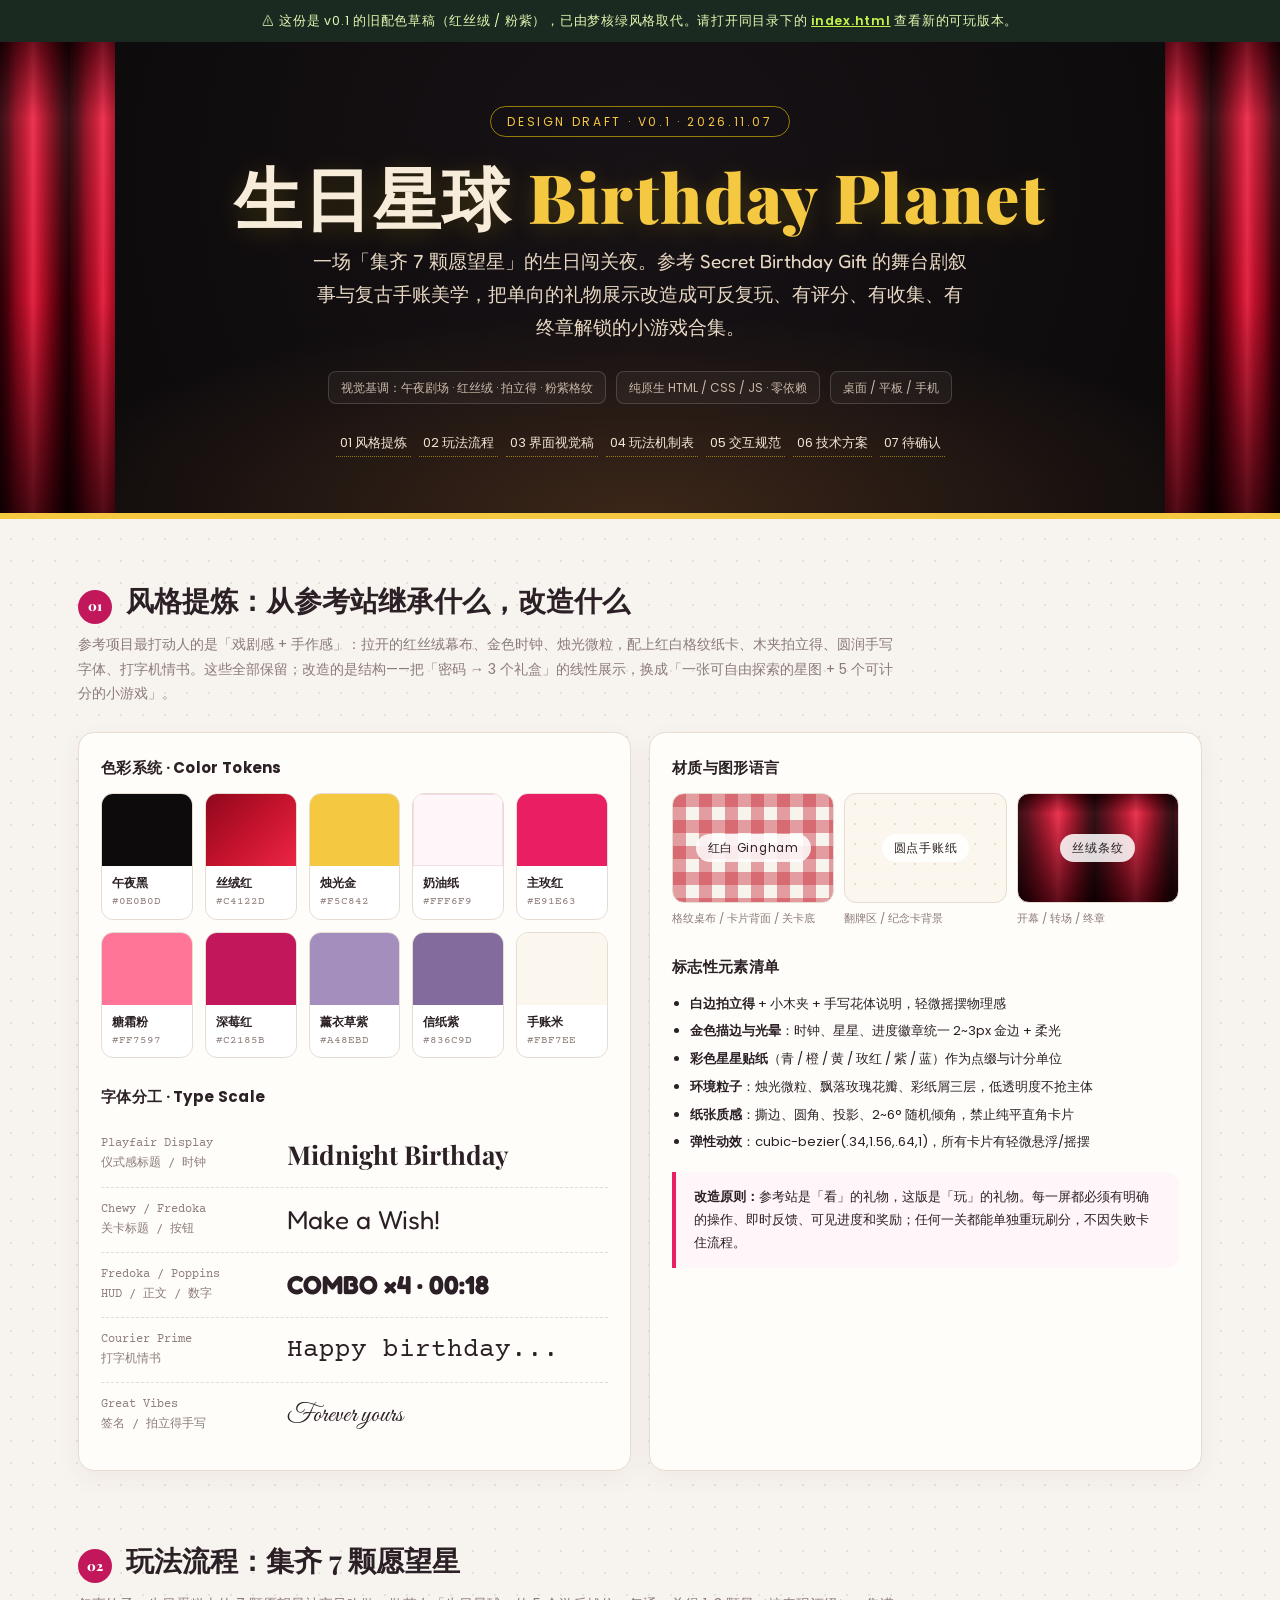
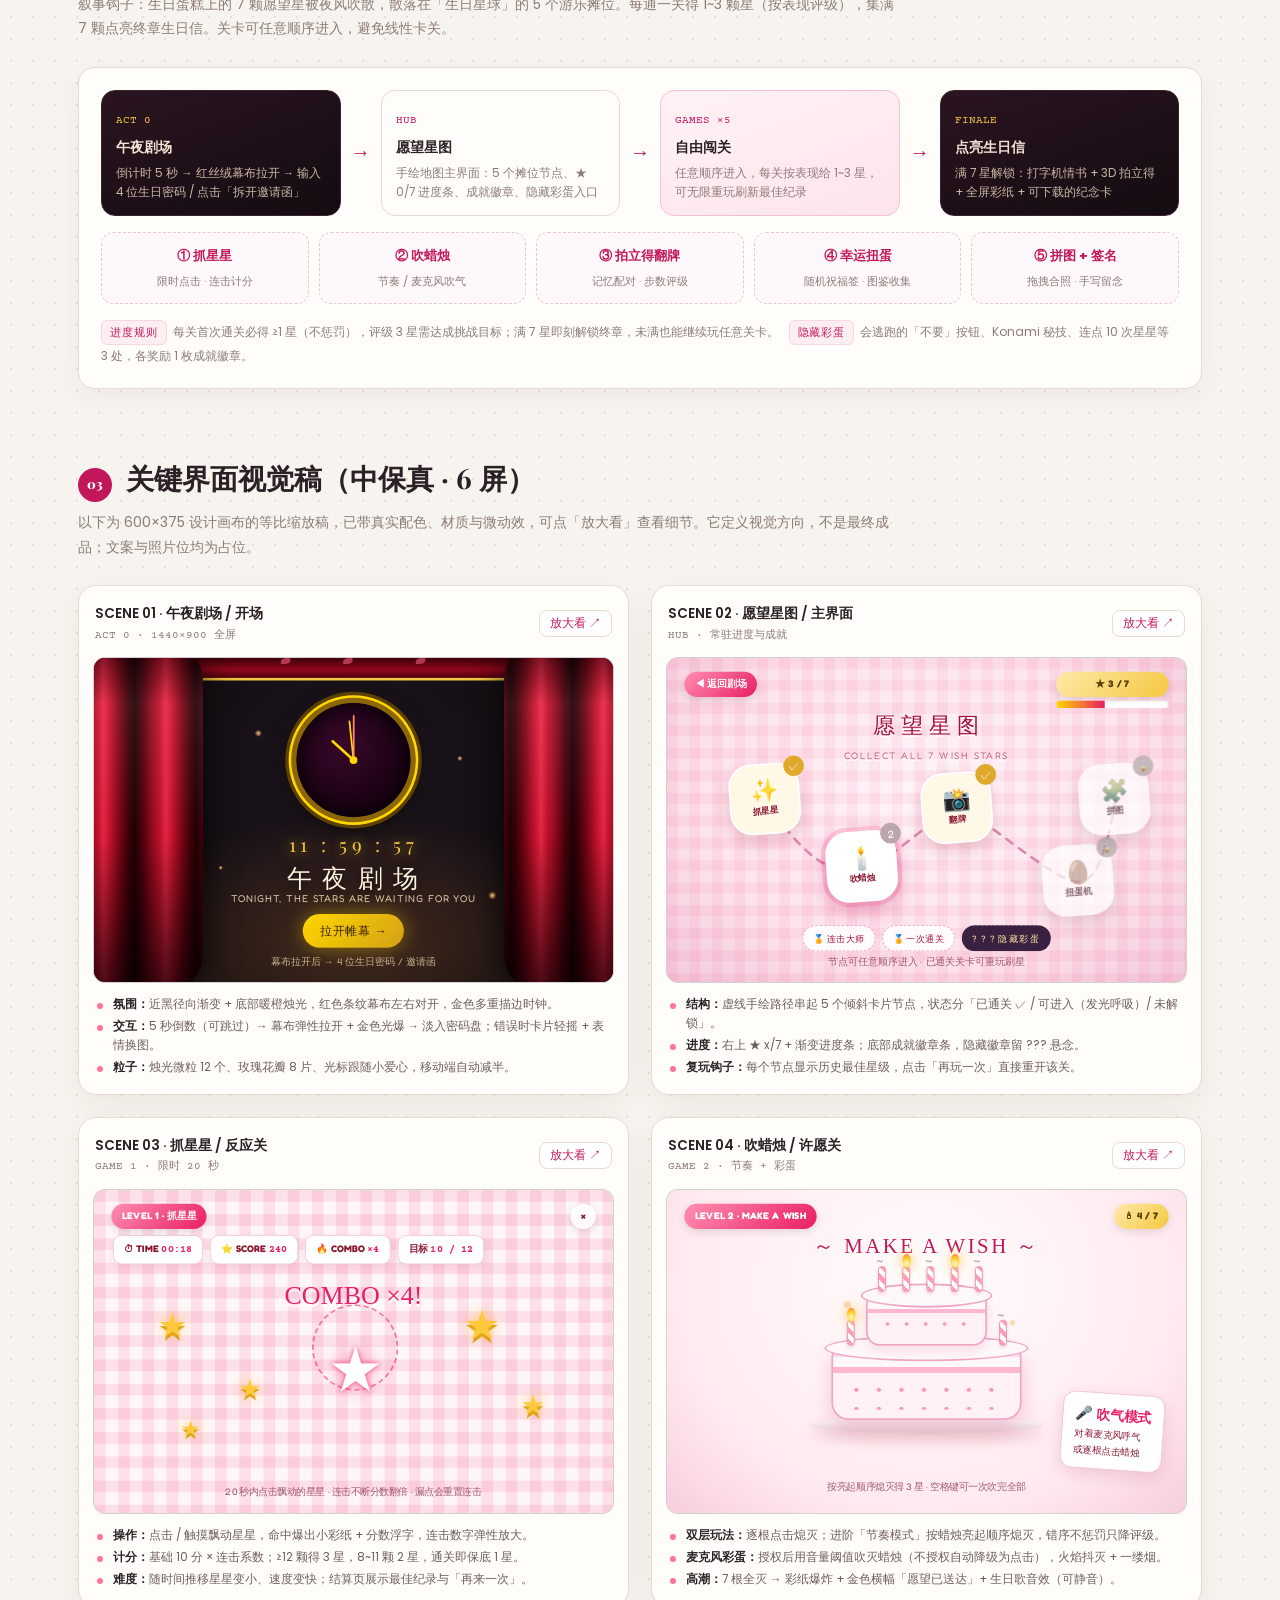
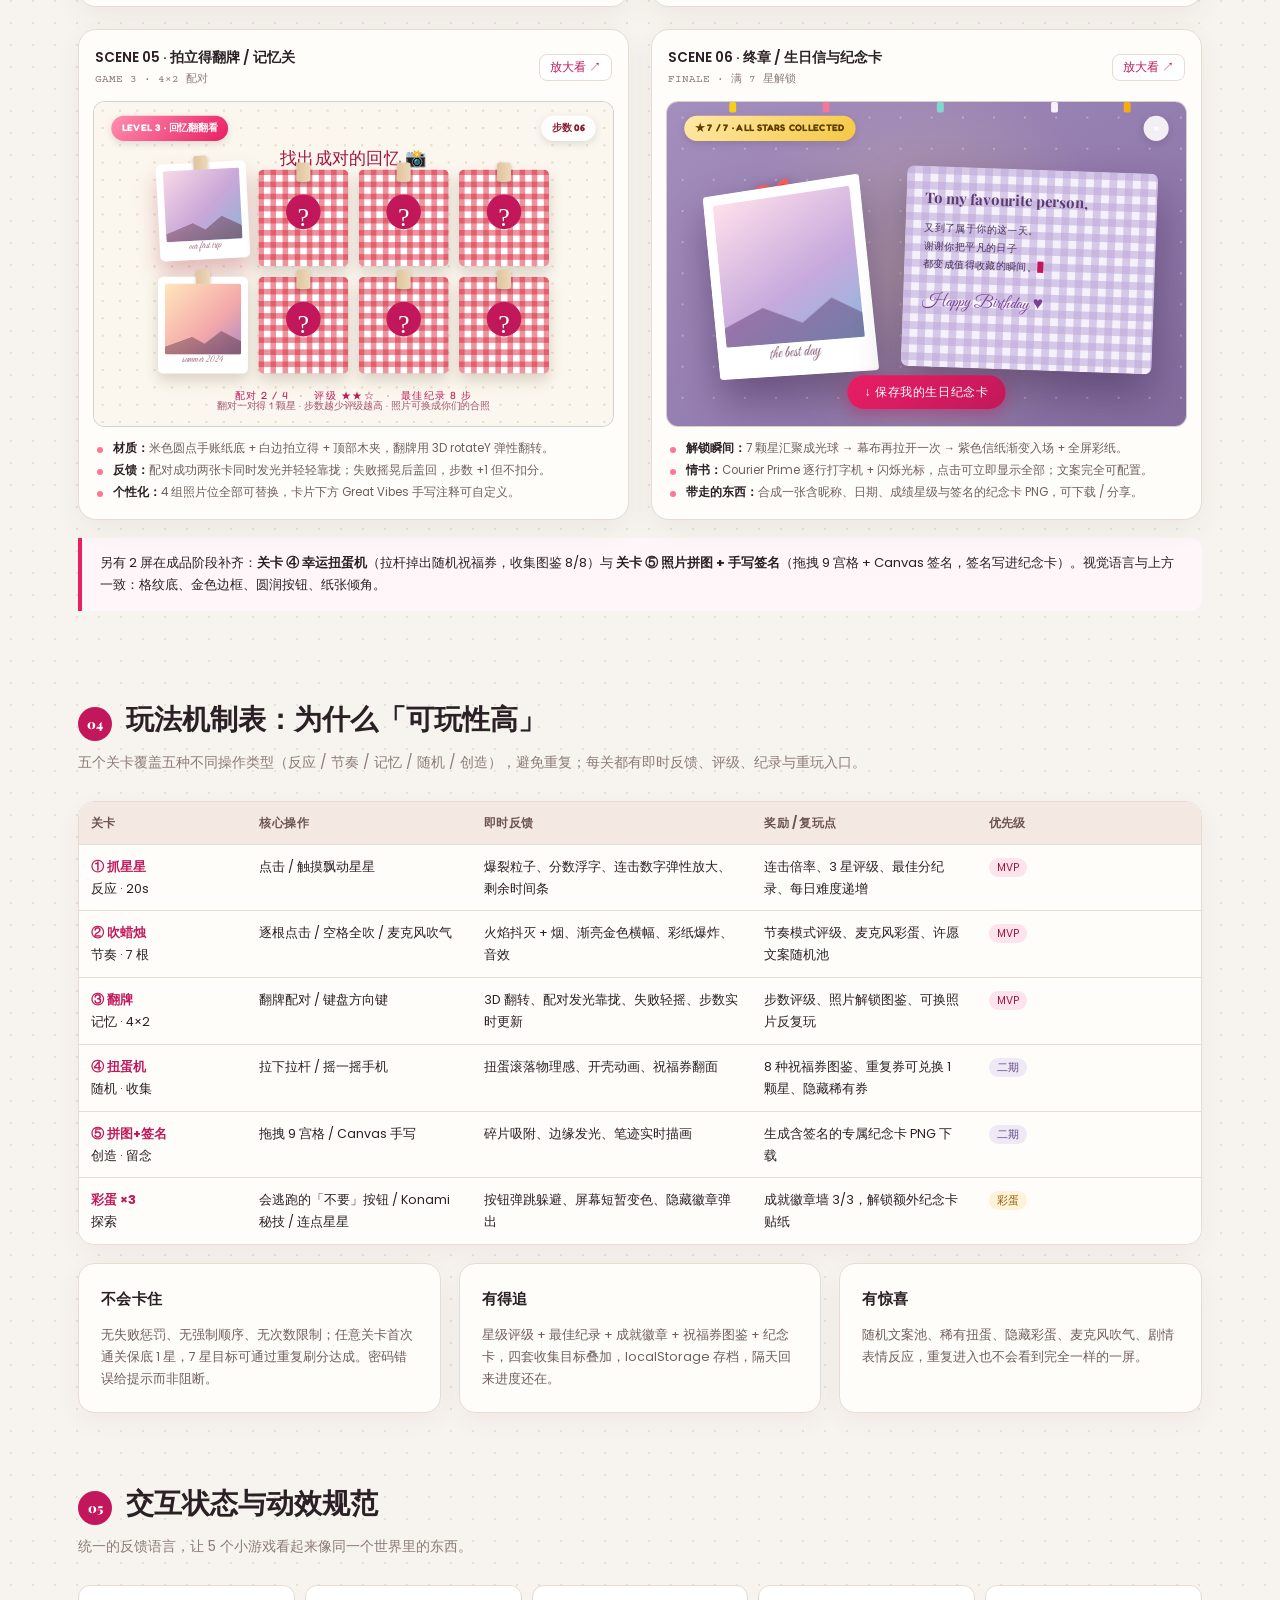
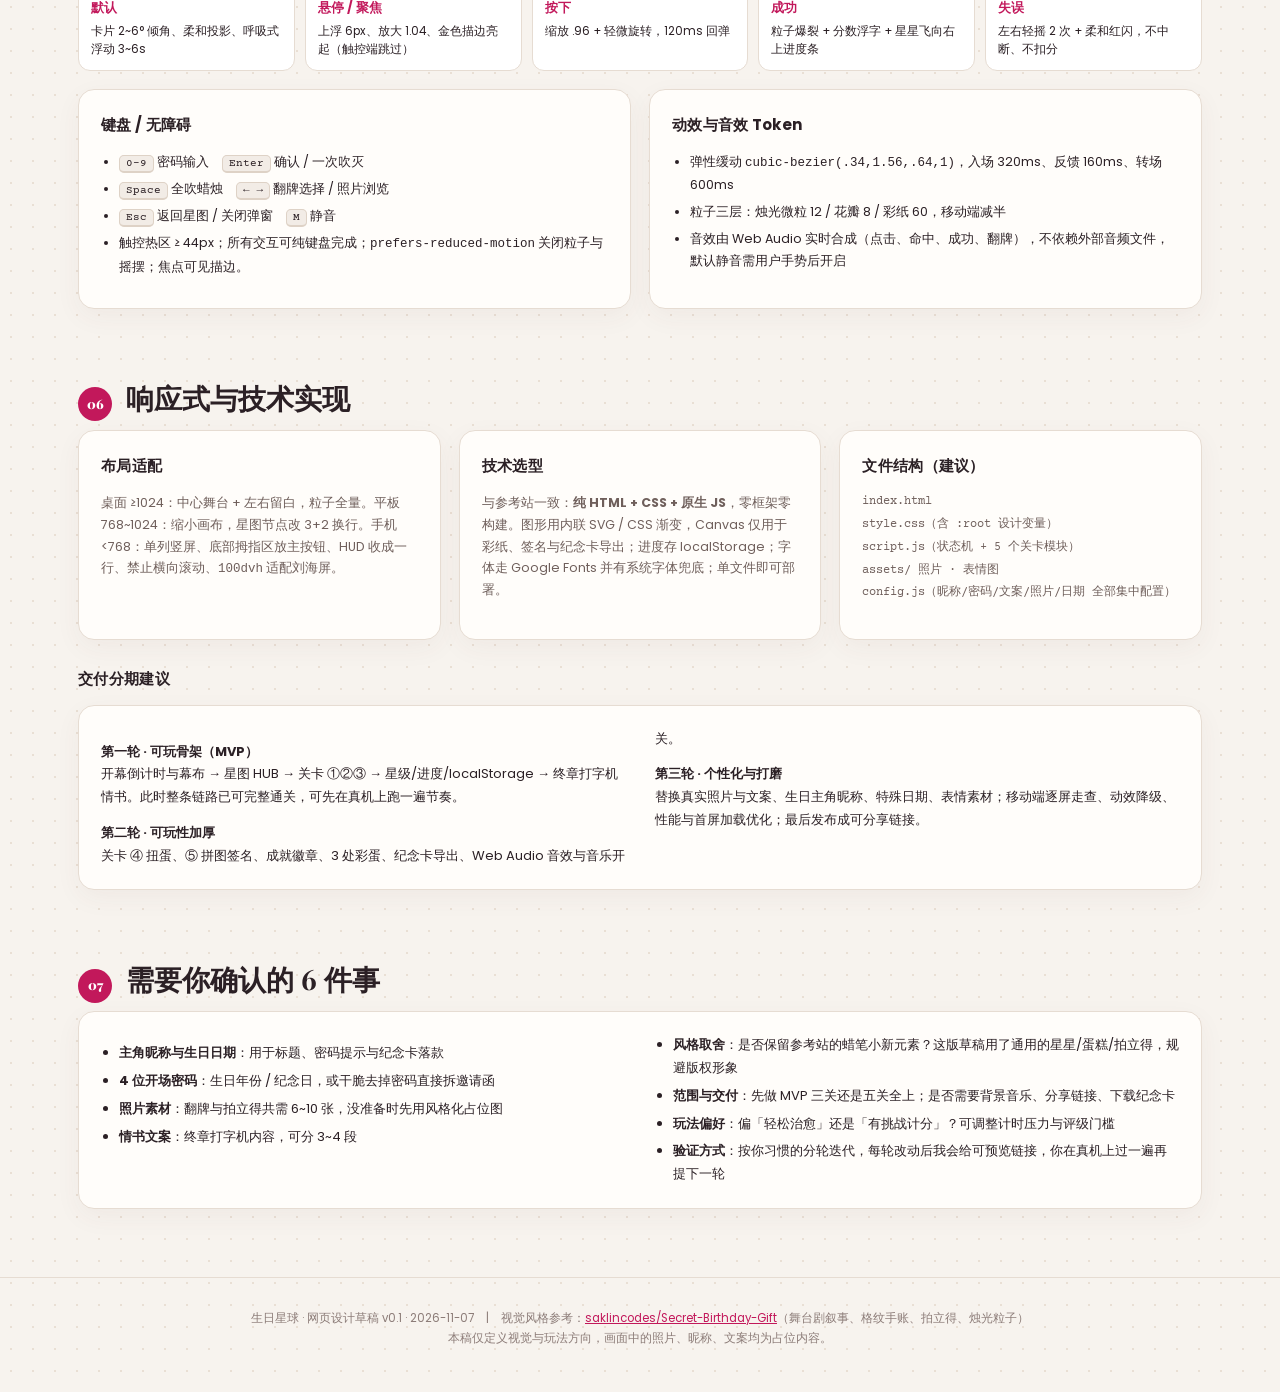
<file: design-draft.html>
<!doctype html>
<html lang="zh-CN">
<head>
<meta charset="utf-8" />
<meta name="viewport" content="width=device-width, initial-scale=1" />
<title>生日星球 · 网页设计草稿 v0.1</title>
<link rel="preconnect" href="https://fonts.googleapis.com" />
<link rel="preconnect" href="https://fonts.gstatic.com" crossorigin />
<link href="https://fonts.googleapis.com/css2?family=Chewy&family=Courier+Prime:wght@400;700&family=Fredoka:wght@600;700&family=Great+Vibes&family=Playfair+Display:wght@400;700;900&family=Poppins:wght@400;500;600;700&display=swap" rel="stylesheet" />
<style>
/* ============ 文档骨架 ============ */
:root{
  --paper:#f7f3ee; --paper-2:#fffdfa; --ink:#2b2025; --muted:#8c7c78; --line:#e6dcd2;
  --night:#0e0b0d; --velvet:#8f0f20; --velvet-lit:#c4122d;
  --gold:#ffd700; --gold-soft:#f5c842;
  --cream:#fff6f9; --rose:#e91e63; --rose-deep:#c2185b; --pink:#ff7597;
  --lav:#a48ebd; --lav-deep:#836c9d;
  --doc:"Poppins","PingFang SC","Microsoft YaHei",sans-serif;
}
*{box-sizing:border-box}
html{scroll-behavior:smooth}
body{margin:0;background:var(--paper);color:var(--ink);font-family:var(--doc);font-size:15px;line-height:1.75;
  background-image:radial-gradient(#e9dfd4 1px,transparent 1px);background-size:22px 22px}
a{color:var(--rose-deep)}
.wrap{max-width:1180px;margin:0 auto;padding:0 28px}

/* ============ 封面 ============ */
.hero{position:relative;overflow:hidden;color:#f7ecd9;background:
  radial-gradient(ellipse 70% 60% at 50% 100%,rgba(225,135,55,.20),transparent 70%),
  radial-gradient(circle 900px at 50% 30%,#171215,#0e0b0d 60%,#080708);
  padding:64px 0 56px;border-bottom:6px solid var(--gold-soft)}
.hero::before,.hero::after{content:"";position:absolute;top:0;bottom:0;width:9%;pointer-events:none;
  background:linear-gradient(180deg,rgba(0,0,0,.5),rgba(255,255,255,.07) 16%,rgba(0,0,0,.04) 55%,rgba(0,0,0,.65)),
  repeating-linear-gradient(90deg,#2a0006 0,#52010e 8px,#8f081c 16px,#c4122d 26px,#eb2645 33px,#c4122d 40px,#7a0415 52px,#3d0008 62px,#1e0004 70px)}
.hero::before{left:0}.hero::after{right:0;transform:scaleX(-1)}
.hero .wrap{position:relative;z-index:2;text-align:center}
.kicker{display:inline-block;border:1px solid rgba(255,215,0,.55);color:var(--gold-soft);
  border-radius:999px;padding:4px 16px;font-size:12px;letter-spacing:.22em;text-transform:uppercase}
.hero h1{font-family:"Playfair Display",serif;font-weight:900;font-size:clamp(38px,6vw,68px);
  line-height:1.1;margin:22px 0 10px;letter-spacing:.02em;text-shadow:0 4px 24px rgba(255,215,0,.18)}
.hero h1 em{font-style:normal;color:var(--gold-soft)}
.hero .sub{font-family:"Fredoka","PingFang SC",sans-serif;font-size:clamp(15px,2vw,19px);color:#e9d9c4;max-width:660px;margin:0 auto}
.hero .meta{margin-top:28px;display:flex;gap:10px;justify-content:center;flex-wrap:wrap}
.hero .meta span{font-size:12px;color:#cbb9aa;border:1px solid rgba(255,255,255,.16);border-radius:8px;padding:5px 12px;background:rgba(255,255,255,.04)}
.toc{display:flex;gap:8px;flex-wrap:wrap;justify-content:center;margin-top:26px}
.toc a{font-size:12.5px;color:#f3e6d5;text-decoration:none;border-bottom:1px dotted rgba(255,215,0,.5);padding:2px 4px}

/* ============ 章节 ============ */
section{padding:56px 0 8px}
.sec-head{display:flex;align-items:baseline;gap:14px;margin-bottom:8px}
.sec-num{font-family:"Playfair Display",serif;font-size:13px;font-weight:900;color:#fff;background:var(--rose-deep);
  width:34px;height:34px;border-radius:50%;display:grid;place-items:center;flex:none;letter-spacing:0}
h2{font-family:"Playfair Display","PingFang SC",serif;font-size:28px;margin:0;font-weight:700}
.lead{color:var(--muted);margin:0 0 26px;max-width:820px;font-size:14px}
h3{font-size:15px;margin:26px 0 12px;letter-spacing:.02em}
.card{background:var(--paper-2);border:1px solid var(--line);border-radius:16px;padding:22px;
  box-shadow:0 8px 26px rgba(90,60,50,.05)}
.grid-2{display:grid;grid-template-columns:1fr 1fr;gap:18px}
.grid-3{display:grid;grid-template-columns:repeat(3,1fr);gap:18px}
.tag{display:inline-block;font-size:11px;letter-spacing:.08em;color:var(--rose-deep);background:#fdeef3;
  border:1px solid #f6d7e2;border-radius:6px;padding:2px 8px;margin-right:6px}

/* 色卡 */
.swatches{display:grid;grid-template-columns:repeat(5,1fr);gap:12px}
.sw{border:1px solid var(--line);border-radius:12px;overflow:hidden;background:#fff}
.sw .chip{height:72px}
.sw .lb{padding:8px 10px;font-size:11.5px;line-height:1.5}
.sw .lb b{display:block;font-size:12px;font-weight:600}
.sw .lb code{color:var(--muted);font-family:"Courier Prime",monospace;font-size:11px}

/* 字体样张 */
.fontrow{display:flex;align-items:center;gap:16px;padding:12px 0;border-bottom:1px dashed var(--line)}
.fontrow:last-child{border:0}
.fontrow .nm{width:170px;flex:none;font-size:11.5px;color:var(--muted);font-family:"Courier Prime",monospace}
.fontrow .sp{font-size:26px;line-height:1.2;color:var(--ink)}
.f-playfair{font-family:"Playfair Display",serif;font-weight:700}
.f-chewy{font-family:"Chewy","Fredoka",cursive}
.f-fredoka{font-family:"Fredoka","PingFang SC",sans-serif;font-weight:700}
.f-courier{font-family:"Courier Prime",monospace}
.f-vibes{font-family:"Great Vibes",cursive}

/* 材质 */
.mat{height:110px;border-radius:12px;border:1px solid var(--line);position:relative;overflow:hidden;display:grid;place-items:center}
.mat span{background:rgba(255,255,255,.86);border-radius:999px;padding:4px 12px;font-size:11.5px;letter-spacing:.06em}
.mat-1{background-color:#f7f3ed;background-image:linear-gradient(90deg,rgba(200,36,52,.42) 50%,transparent 50%),linear-gradient(rgba(200,36,52,.42) 50%,transparent 50%);background-size:26px 26px}
.mat-2{background:#fbf7ee;background-image:radial-gradient(#ebdcc8 1.5px,transparent 1.5px),radial-gradient(#f2e4d2 1.5px,#fbf7ee 1.5px);background-size:20px 20px}
.mat-3{background:linear-gradient(180deg,rgba(0,0,0,.45),rgba(255,255,255,.07) 18%,rgba(0,0,0,.6)),repeating-linear-gradient(90deg,#2a0006 0,#52010e 10px,#8f081c 22px,#c4122d 32px,#eb2645 40px,#c4122d 48px,#7a0415 60px,#3d0008 70px,#1e0004 78px)}

/* 流程 */
.flow{display:flex;align-items:stretch;gap:10px;flex-wrap:wrap}
.flow .fnode{flex:1;min-width:150px;background:var(--paper-2);border:1px solid var(--line);border-radius:14px;padding:14px;position:relative}
.flow .fnode.hot{background:linear-gradient(160deg,#fff2f6,#fde3ec);border-color:#f3c2d4}
.flow .fnode.dark{background:linear-gradient(160deg,#2a1420,#140c11);border-color:#3a2230;color:#f3e2d4}
.flow .fnode .n{font-family:"Courier Prime",monospace;font-size:11px;color:var(--rose-deep)}
.flow .fnode.dark .n{color:var(--gold-soft)}
.flow .fnode b{display:block;font-size:14px;margin:4px 0 5px}
.flow .fnode p{margin:0;font-size:11.5px;color:var(--muted);line-height:1.6}
.flow .fnode.dark p{color:#c9b6a5}
.arrow{align-self:center;color:var(--rose-deep);font-size:20px;flex:none}
.branch{margin-top:16px;display:grid;grid-template-columns:repeat(5,1fr);gap:10px}
.branch div{border:1px dashed #e7c9d6;border-radius:12px;padding:12px;text-align:center;font-size:12px;background:#fff8fb}
.branch div b{display:block;color:var(--rose-deep);font-size:13px;margin-bottom:2px}
.branch div small{color:var(--muted);font-size:11px}

/* 表格 */
table{width:100%;border-collapse:collapse;font-size:12.5px;background:var(--paper-2);border-radius:12px;overflow:hidden}
th,td{text-align:left;padding:11px 12px;border-bottom:1px solid var(--line);vertical-align:top}
th{background:#f3e9e2;font-size:11.5px;letter-spacing:.04em;color:#6b5450}
tr:last-child td{border-bottom:0}
td b{color:var(--rose-deep)}
.pill{font-size:10.5px;border-radius:999px;padding:2px 8px;white-space:nowrap}
.p-must{background:#fde3ec;color:#a3123f}
.p-next{background:#eee9f5;color:#5f4785}
.p-fun{background:#fff2d9;color:#8a6308}

/* ============ 界面视觉稿 ============ */
.scenes{display:grid;grid-template-columns:1fr 1fr;gap:22px}
.scene-card{background:var(--paper-2);border:1px solid var(--line);border-radius:18px;padding:14px;box-shadow:0 10px 28px rgba(90,60,50,.06)}
.scene-top{display:flex;align-items:center;justify-content:space-between;gap:8px;margin:2px 2px 12px}
.scene-top .t{font-size:13.5px;font-weight:600}
.scene-top .t small{display:block;font-weight:400;color:var(--muted);font-size:11px;font-family:"Courier Prime",monospace}
.zoom{border:1px solid var(--line);background:#fff;border-radius:8px;font-size:11.5px;padding:5px 10px;cursor:pointer;color:var(--rose-deep);white-space:nowrap}
.zoom:hover{background:#fdeef3;border-color:#f3c2d4}
.scene-frame{position:relative;width:100%;aspect-ratio:600/375;overflow:hidden;border-radius:12px;border:1px solid rgba(0,0,0,.12);background:#eee}
.scene-canvas{position:absolute;top:0;left:0;width:600px;height:375px;transform-origin:top left;transform:scale(var(--scale,1));overflow:hidden}
.notes{margin:12px 2px 2px;padding:0;list-style:none;font-size:11.5px;color:#6f5f5b;line-height:1.65}
.notes li{padding-left:18px;position:relative;margin-bottom:3px}
.notes li::before{content:"";position:absolute;left:2px;top:8px;width:6px;height:6px;border-radius:50%;background:var(--pink)}
.notes b{color:var(--ink)}

/* --- 通用场景元素 --- */
.sc{position:absolute;inset:0;font-family:"Fredoka","PingFang SC",sans-serif;overflow:hidden}
.sc .hd{position:absolute;top:16px;left:20px;right:20px;display:flex;align-items:center;justify-content:space-between;z-index:5}
.chip-s{background:rgba(255,255,255,.88);border-radius:999px;padding:5px 12px;font-size:11px;font-weight:700;letter-spacing:.03em;box-shadow:0 3px 10px rgba(0,0,0,.12)}
.chip-s.gold{background:linear-gradient(135deg,#ffe9a8,#f5c842);color:#5c4000}
.chip-s.rose{background:linear-gradient(135deg,#ff8fb0,#e91e63);color:#fff}
.btn-s{border:0;border-radius:999px;padding:10px 20px;font-family:"Chewy","Fredoka",cursive;font-size:14px;letter-spacing:.04em;cursor:pointer;
  background:linear-gradient(135deg,#e91e63,#c2185b);color:#fff;box-shadow:0 6px 18px rgba(194,24,91,.42)}
.btn-s.gold{background:linear-gradient(135deg,#ffd700,#d4a017);color:#3c2600;box-shadow:0 0 22px rgba(255,215,0,.4)}
.foot-s{position:absolute;bottom:14px;left:0;right:0;text-align:center;font-size:11px;letter-spacing:.04em;z-index:5}
.mote{position:absolute;border-radius:50%;background:radial-gradient(circle,rgba(255,220,150,.9),rgba(230,140,50,.25) 60%,transparent 80%);animation:float 6s ease-in-out infinite}
@keyframes float{0%,100%{transform:translateY(0)}50%{transform:translateY(-16px)}}
@keyframes flick{0%,100%{transform:scale(1) rotate(-4deg);opacity:1}50%{transform:scale(1.18) rotate(5deg);opacity:.82}}
@keyframes bob{0%,100%{transform:translateY(0)}50%{transform:translateY(-9px)}}
@keyframes bobR{0%,100%{transform:rotate(-4deg) translateY(0)}50%{transform:rotate(-4deg) translateY(-9px)}}
@keyframes blink{50%{opacity:0}}
@keyframes sway{0%,100%{transform:rotate(-3deg)}50%{transform:rotate(3deg)}}
@keyframes fall{0%{transform:translateY(-30px) rotate(0);opacity:0}20%{opacity:1}100%{transform:translateY(390px) rotate(280deg);opacity:0}}

/* S1 午夜剧场 */
.s1{background:radial-gradient(ellipse 70% 55% at 50% 88%,rgba(225,135,55,.22),transparent 72%),radial-gradient(circle 620px at 50% 38%,#1d141c,#0e0b0d 62%,#080708);color:#f5deb3}
.s1 .cur{position:absolute;top:-10px;bottom:-10px;width:25%;
  background:linear-gradient(180deg,rgba(0,0,0,.5),rgba(255,255,255,.07) 16%,rgba(0,0,0,.04) 55%,rgba(0,0,0,.7)),
  repeating-linear-gradient(90deg,#2a0006 0,#52010e 9px,#8f081c 18px,#c4122d 28px,#eb2645 35px,#c4122d 43px,#7a0415 54px,#3d0008 64px,#1e0004 72px);
  box-shadow:0 0 40px rgba(0,0,0,.8)}
.s1 .cur.l{left:-4%;border-radius:0 26% 30% 0/0 8% 10% 0}
.s1 .cur.r{right:-4%;transform:scaleX(-1);border-radius:0 26% 30% 0/0 8% 10% 0}
.s1 .curtain-top{position:absolute;top:0;left:0;right:0;height:26px;background:linear-gradient(180deg,#3d0008,#8f081c 60%,#52010e);border-bottom:3px solid var(--gold-soft)}
.s1 .clock{position:absolute;left:50%;top:52px;transform:translateX(-50%);width:132px;height:132px;border-radius:50%;
  background:radial-gradient(circle at 40% 35%,#380829,#1c0216 65%,#0d000c);
  box-shadow:inset 0 0 30px rgba(0,0,0,.9),0 0 0 6px #8b6508,0 0 0 9px #ffd700,0 0 0 13px #5c4000,0 10px 32px rgba(0,0,0,.8)}
.s1 .ticks{position:absolute;inset:8px;border-radius:50%;background:repeating-conic-gradient(from 0deg,#f5deb3 0 1.2deg,transparent 1.2deg 30deg);-webkit-mask:radial-gradient(circle,transparent 76%,#000 78%);mask:radial-gradient(circle,transparent 76%,#000 78%);opacity:.85}
.s1 .hand{position:absolute;left:50%;bottom:50%;width:3px;background:var(--gold);transform-origin:bottom center;border-radius:3px}
.s1 .hand.h{height:34px;transform:translateX(-50%) rotate(312deg)}
.s1 .hand.m{height:46px;width:2px;transform:translateX(-50%) rotate(354deg)}
.s1 .hand.sec{height:52px;width:1.5px;background:#ff8f6b;transform:translateX(-50%) rotate(0deg)}
.s1 .dot{position:absolute;left:50%;top:50%;width:9px;height:9px;border-radius:50%;background:var(--gold);transform:translate(-50%,-50%)}
.s1 .digi{position:absolute;top:196px;left:0;right:0;text-align:center;font-family:"Playfair Display",serif;font-size:22px;letter-spacing:.24em;color:var(--gold-soft);text-shadow:0 0 14px rgba(255,215,0,.7)}
.s1 .ttl{position:absolute;top:230px;left:0;right:0;text-align:center;font-family:"Chewy","PingFang SC",cursive;font-size:29px;color:#fff3df;letter-spacing:.08em;text-shadow:0 3px 14px rgba(0,0,0,.8)}
.s1 .sub-t{position:absolute;top:268px;left:0;right:0;text-align:center;font-size:11.5px;color:#d9c2a4;letter-spacing:.1em}
.s1 .cta{position:absolute;top:296px;left:50%;transform:translateX(-50%)}
.s1 .petal{position:absolute;width:11px;height:7px;border-radius:60% 10% 60% 10%;background:#d24b6a;opacity:.75;animation:fall 9s linear infinite}

/* S2 星图地图 */
.s2{background:radial-gradient(ellipse at 50% 42%,#fff6fa,#fde3ec 62%,#f3c9dc);color:#8c1932}
.s2 .s2bg{position:absolute;inset:0;background-image:linear-gradient(90deg,rgba(233,30,99,.06) 50%,transparent 50%),linear-gradient(rgba(233,30,99,.06) 50%,transparent 50%);background-size:26px 26px}
.s2 .title{position:absolute;top:56px;left:0;right:0;text-align:center;font-family:"Chewy","PingFang SC",cursive;font-size:26px;color:#a3123f;text-shadow:0 2px 0 #fff}
.s2 .title small{display:block;font-family:"Fredoka","PingFang SC",sans-serif;font-size:11px;letter-spacing:.18em;color:#c26a86;margin-top:2px}
.s2 .path{position:absolute;top:104px;left:36px;width:528px;height:190px;z-index:1}
.s2 .node{position:absolute;z-index:2;width:82px;height:82px;border-radius:26px;background:#fff;display:grid;place-items:center;
  box-shadow:0 8px 20px rgba(160,25,45,.2);border:2px solid #fff;text-align:center;transform:rotate(-4deg)}
.s2 .node .ic{font-size:26px;line-height:1}
.s2 .node .lb{font-size:10px;font-weight:700;color:#8c1932;margin-top:2px}
.s2 .node .st{position:absolute;top:-9px;right:-9px;width:24px;height:24px;border-radius:50%;display:grid;place-items:center;font-size:12px;color:#fff;background:#b9a7ac}
.s2 .node.done .st{background:#e0a92b}
.s2 .node.open{box-shadow:0 0 0 5px rgba(233,30,99,.16),0 10px 24px rgba(194,24,91,.35);animation:bobR 3s ease-in-out infinite}
.s2 .node.done{background:#fff8e6}
.s2 .node.lock{filter:grayscale(.7);opacity:.72}
.s2 .n1{left:72px;top:122px}.s2 .n2{left:184px;top:200px}.s2 .n3{left:294px;top:132px}.s2 .n4{left:434px;top:216px}.s2 .n5{left:476px;top:122px}
.s2 .badges{position:absolute;bottom:36px;left:50%;transform:translateX(-50%);display:flex;gap:8px;align-items:center}
.s2 .badges span{background:rgba(255,255,255,.9);border:1px dashed #e7a8c2;border-radius:999px;padding:5px 11px;font-size:10.5px;color:#a3123f}
.s2 .badges .egg{background:#3b2140;color:#ffe9a8;border-color:#3b2140;letter-spacing:.1em}
.s2 .prog{position:absolute;top:16px;right:20px;width:130px;z-index:6}
.s2 .prog .bar{height:9px;border-radius:99px;background:#fff;box-shadow:inset 0 1px 3px rgba(0,0,0,.12);overflow:hidden;margin-top:4px}
.s2 .prog .bar i{display:block;height:100%;width:43%;background:linear-gradient(90deg,#ffd700,#e91e63)}

/* S3 抓星星 */
.s3{background-color:#fff6f9;background-image:linear-gradient(90deg,rgba(233,30,99,.10) 50%,transparent 50%),linear-gradient(rgba(233,30,99,.10) 50%,transparent 50%);background-size:28px 28px;color:#8c1932}
.s3 .hud{position:absolute;top:52px;left:22px;right:22px;display:flex;gap:8px;z-index:4}
.s3 .hud span{background:#fff;border:1px solid #f4c9d9;border-radius:10px;padding:6px 12px;font-size:11px;font-weight:700;box-shadow:0 4px 10px rgba(180,25,40,.1)}
.s3 .hud span b{color:#e91e63;font-family:"Courier Prime",monospace}
.s3 .star{position:absolute;color:#ffc93c;text-shadow:0 0 16px rgba(255,201,60,.9),0 4px 0 #d99b12;font-size:34px;animation:bob 3s ease-in-out infinite;cursor:pointer}
.s3 .star.big{font-size:64px;color:#fff; text-shadow:0 0 26px #ff8fb0,0 0 6px #e91e63;left:270px;top:150px;animation:flick 1.6s ease-in-out infinite}
.s3 .ring{position:absolute;left:252px;top:132px;width:100px;height:100px;border:2px dashed rgba(233,30,99,.55);border-radius:50%;animation:bob 3s ease-in-out infinite}
.s3 .combo{position:absolute;top:96px;left:50%;transform:translateX(-50%);font-family:"Chewy",cursive;font-size:30px;color:#e91e63;text-shadow:0 3px 0 #fff}
.s3 .hint{position:absolute;bottom:16px;left:0;right:0;text-align:center;font-size:11px;color:#a2586f}

/* S4 吹蜡烛 */
.s4{background:radial-gradient(ellipse at 50% 30%,#fffdfa,#ffe9f0 70%,#f7cddd);color:#8c1932}
.s4 .arch{position:absolute;top:44px;left:0;right:0;text-align:center;font-family:"Chewy","PingFang SC",cursive;font-size:24px;color:#c2185b;letter-spacing:.12em;text-shadow:0 2px 0 #fff}
.s4 .plate{position:absolute;left:50%;top:262px;transform:translateX(-50%);width:270px;height:20px;border-radius:50%;background:linear-gradient(180deg,#fff,#e7c9d4);box-shadow:0 8px 16px rgba(160,25,45,.18)}
.s4 .cake{position:absolute;left:50%;top:180px;transform:translateX(-50%);width:220px;height:86px;border-radius:14px 14px 20px 20px;
  background:linear-gradient(180deg,#ffd9e7 0 14%,#fff8fa 14% 28%,#ffb6cf 28% 36%,#fff1f6 36% 100%);
  border:2px solid #eea6c2;box-shadow:0 10px 22px rgba(194,24,91,.2)}
.s4 .cake::before{content:"";position:absolute;left:-10px;right:-10px;top:-14px;height:26px;border-radius:50%;background:#fff8fa;border:2px solid #eea6c2}
.s4 .cake::after{content:"";position:absolute;left:14px;right:14px;top:38px;bottom:10px;
  background-image:radial-gradient(circle,#e91e63 2.2px,transparent 2.6px);background-size:26px 22px;opacity:.42}
.s4 .tier{position:absolute;left:50%;top:118px;transform:translateX(-50%);width:140px;height:62px;border-radius:12px 12px 16px 16px;
  background:linear-gradient(180deg,#ffd9e7 0 16%,#fff8fa 16% 30%,#ffb6cf 30% 38%,#fff1f6 38% 100%);
  border:2px solid #eea6c2;box-shadow:0 6px 14px rgba(194,24,91,.12)}
.s4 .tier::before{content:"";position:absolute;left:-8px;right:-8px;top:-12px;height:24px;border-radius:50%;background:#fff8fa;border:2px solid #eea6c2}
.s4 .tier::after{content:"";position:absolute;left:12px;right:12px;top:26px;bottom:8px;
  background-image:radial-gradient(circle,#c2185b 1.8px,transparent 2.2px);background-size:22px 18px;opacity:.36}
.s4 .candle{position:absolute;width:9px;height:30px;border-radius:4px;border:1px solid #e58aa9;box-shadow:0 2px 4px rgba(160,25,45,.16);
  background:repeating-linear-gradient(45deg,#ff9dbb 0 5px,#fff 5px 10px);transform-origin:bottom center;z-index:4}
.s4 .flame{position:absolute;left:50%;top:-15px;transform:translateX(-50%);width:10px;height:16px;border-radius:50% 50% 45% 45%;
  background:radial-gradient(circle at 50% 70%,#fff9c4,#ffca28 55%,#ff7043);box-shadow:0 0 14px rgba(255,190,60,.95);animation:flick 1s ease-in-out infinite}
.s4 .candle.off .flame{display:none}
.s4 .candle.off::after{content:"~";position:absolute;top:-22px;left:-3px;color:#b9a2aa;font-size:16px}
.s4 .mic{position:absolute;right:26px;bottom:52px;background:#fff;border:1px solid #f3c2d4;border-radius:14px;padding:10px 14px;font-size:11px;box-shadow:0 6px 18px rgba(160,25,45,.14);transform:rotate(4deg)}
.s4 .mic b{display:block;font-family:"Fredoka",sans-serif;font-size:16px;color:#e91e63}
.s4 .wish{position:absolute;bottom:22px;left:0;right:0;text-align:center;font-size:11px;color:#a2586f}

/* S5 翻牌 */
.s5{background:#fbf7ee;background-image:radial-gradient(#ebdcc8 1.5px,transparent 1.5px),radial-gradient(#f2e4d2 1.5px,#fbf7ee 1.5px);background-size:20px 20px;color:#8c1932}
.s5 .board{position:absolute;top:78px;left:50%;transform:translateX(-50%);display:grid;grid-template-columns:repeat(4,104px);gap:12px}
.s5 .pola{height:112px;background:#fff;border-radius:6px;padding:8px 8px 22px;box-shadow:0 8px 16px rgba(90,60,40,.2);position:relative;transition:.2s}
.s5 .pola .ph{height:100%;border-radius:2px;background:linear-gradient(135deg,#f8d9e6,#c9a7d8 55%,#8fb4d8);position:relative;overflow:hidden}
.s5 .pola .ph::after{content:"";position:absolute;left:0;right:0;bottom:0;height:45%;background:linear-gradient(160deg,transparent 40%,rgba(110,70,90,.5) 41%,rgba(110,70,90,.7));clip-path:polygon(0 100%,0 62%,28% 34%,52% 66%,74% 26%,100% 58%,100% 100%)}
.s5 .pola .cap{position:absolute;bottom:5px;left:0;right:0;text-align:center;font-family:"Great Vibes",cursive;font-size:12px;color:#a2687c}
.s5 .pola.back{background-color:#fff;background-image:linear-gradient(90deg,rgba(218,41,60,.5) 50%,transparent 50%),linear-gradient(rgba(218,41,60,.5) 50%,transparent 50%);background-size:14px 14px;display:grid;place-items:center}
.s5 .pola.back::after{content:"?";font-family:"Chewy",cursive;font-size:30px;color:#fff;text-shadow:0 2px 4px rgba(140,25,50,.5);background:#c2185b;width:40px;height:40px;border-radius:50%;display:grid;place-items:center}
.s5 .pola.flip{transform:rotateY(0)}
.s5 .pola.hov{transform:translateY(-8px) rotate(-3deg);box-shadow:0 16px 26px rgba(160,25,45,.28)}
.s5 .pola .clip{position:absolute;top:-8px;left:50%;transform:translateX(-50%);width:16px;height:22px;border-radius:3px;background:linear-gradient(90deg,#dfc49e,#ecd8b8);box-shadow:0 2px 4px rgba(90,60,40,.35)}
.s5 .rate{position:absolute;bottom:26px;left:0;right:0;text-align:center;font-size:12px;letter-spacing:.1em;color:#c2185b}

/* S6 终章信件 */
.s6{background:linear-gradient(145deg,#a48ebd,#957eb0 50%,#836c9d);color:#fff}
.s6 .sky{position:absolute;inset:0;background-image:radial-gradient(rgba(255,255,255,.5) 1.2px,transparent 1.2px);background-size:36px 36px;opacity:.6}
.s6 .pola3d{position:absolute;left:44px;top:96px;width:190px;height:220px;background:#fff;padding:12px 12px 38px;border-radius:4px;
  box-shadow:0 24px 50px rgba(35,12,50,.4);transform:perspective(700px) rotateY(-16deg) rotateZ(-6deg);animation:sway 6s ease-in-out infinite}
.s6 .pola3d .ph{height:100%;background:linear-gradient(150deg,#ffe0ec,#c7a9dd 60%,#8fb8dd);position:relative;overflow:hidden;border-radius:2px}
.s6 .pola3d .ph::after{content:"";position:absolute;left:0;right:0;bottom:0;height:42%;background:rgba(80,45,95,.42);clip-path:polygon(0 100%,0 68%,30% 40%,58% 70%,80% 34%,100% 62%,100% 100%)}
.s6 .pola3d .cap{position:absolute;bottom:10px;left:0;right:0;text-align:center;font-family:"Great Vibes",cursive;font-size:18px;color:#7a4a68}
.s6 .bow{position:absolute;left:104px;top:78px;font-size:34px;transform:rotate(-14deg);filter:drop-shadow(0 4px 8px rgba(40,10,60,.4))}
.s6 .letter{position:absolute;right:36px;top:78px;width:290px;height:232px;border-radius:8px;padding:22px 22px;
  background-color:#f6f0fb;background-image:linear-gradient(90deg,rgba(188,168,216,.55) 50%,transparent 50%),linear-gradient(rgba(188,168,216,.55) 50%,transparent 50%);background-size:18px 18px;
  box-shadow:0 24px 50px rgba(35,12,50,.38);transform:rotate(2deg)}
.s6 .letter h4{margin:0 0 10px;font-family:"Playfair Display",serif;font-size:17px;color:#5c3a70}
.s6 .letter p{margin:0;font-family:"Courier Prime",monospace;font-size:11.5px;line-height:1.85;color:#4a3358}
.s6 .caret{display:inline-block;width:7px;height:13px;background:#c2185b;vertical-align:-2px;animation:blink .9s step-end infinite}
.s6 .confetti{position:absolute;width:8px;height:12px;border-radius:2px;opacity:.9;animation:fall 7s linear infinite}
.s6 .save{position:absolute;bottom:20px;left:50%;transform:translateX(-50%)}
.s6 .rays{position:absolute;left:50%;top:50%;width:520px;height:520px;transform:translate(-50%,-50%);background:radial-gradient(circle,rgba(255,225,150,.28),transparent 60%);pointer-events:none}

/* 规范小卡 */
.spec{display:grid;grid-template-columns:repeat(5,1fr);gap:10px}
.spec div{border:1px solid var(--line);background:#fff;border-radius:12px;padding:12px;font-size:11.5px;line-height:1.6}
.spec div b{display:block;font-size:12.5px;margin-bottom:4px;color:var(--rose-deep)}
.kbd{font-family:"Courier Prime",monospace;background:#f2ece6;border:1px solid #ded2c6;border-bottom-width:2px;border-radius:5px;padding:1px 6px;font-size:11px}
.callout{border-left:4px solid var(--rose);background:#fff6f9;padding:14px 18px;border-radius:0 12px 12px 0;font-size:13px;margin:18px 0}
ul.clean{padding-left:18px;margin:8px 0;font-size:13px}
ul.clean li{margin:5px 0}
.two-col{columns:2;column-gap:30px;font-size:13px}
footer{margin-top:60px;padding:30px 0 46px;border-top:1px solid var(--line);color:var(--muted);font-size:11.5px;text-align:center}

/* 放大查看 */
.lightbox{position:fixed;inset:0;z-index:99;background:rgba(18,10,14,.92);display:flex;flex-direction:column;align-items:center;justify-content:center;gap:14px;padding:24px}
.lightbox[hidden]{display:none}
.lb-frame{width:min(960px,94vw);aspect-ratio:600/375;border-radius:16px;box-shadow:0 30px 90px rgba(0,0,0,.6);background:#eee}
.lb-cap{color:#f3e2d4;font-size:13px;text-align:center}
.lb-close{position:absolute;top:20px;right:26px;background:transparent;border:1px solid rgba(255,255,255,.4);color:#fff;width:38px;height:38px;border-radius:50%;font-size:20px;cursor:pointer}

@media (max-width:900px){
  .grid-2,.grid-3,.scenes{grid-template-columns:1fr}
  .swatches{grid-template-columns:repeat(3,1fr)}
  .branch{grid-template-columns:repeat(2,1fr)}
  .spec{grid-template-columns:repeat(2,1fr)}
  .two-col{columns:1}
  .flow .fnode{min-width:130px}
  .arrow{display:none}
}
@media (prefers-reduced-motion:reduce){*{animation:none!important;transition:none!important}}
</style>
</head>
<body>

<div style="position:relative;z-index:9;background:#1b2a20;color:#e4f7b1;text-align:center;padding:10px 16px;font-size:12.5px;letter-spacing:.06em">
  ⚠ 这份是 v0.1 的旧配色草稿（红丝绒 / 粉紫），已由梦核绿风格取代。请打开同目录下的 <a href="index.html" style="color:#c6f24a;font-weight:600">index.html</a> 查看新的可玩版本。
</div>
<header class="hero">
  <div class="wrap">
    <span class="kicker">Design Draft · v0.1 · 2026.11.07</span>
    <h1>生日星球 <em>Birthday Planet</em></h1>
    <p class="sub">一场「集齐 7 颗愿望星」的生日闯关夜。参考 Secret Birthday Gift 的舞台剧叙事与复古手账美学，把单向的礼物展示改造成可反复玩、有评分、有收集、有终章解锁的小游戏合集。</p>
    <div class="meta">
      <span>视觉基调：午夜剧场 · 红丝绒 · 拍立得 · 粉紫格纹</span>
      <span>纯原生 HTML / CSS / JS · 零依赖</span>
      <span>桌面 / 平板 / 手机</span>
    </div>
    <nav class="toc">
      <a href="#s1">01 风格提炼</a><a href="#s2">02 玩法流程</a><a href="#s3">03 界面视觉稿</a>
      <a href="#s4">04 玩法机制表</a><a href="#s5">05 交互规范</a><a href="#s6">06 技术方案</a><a href="#s7">07 待确认</a>
    </nav>
  </div>
</header>

<main class="wrap">

<!-- 01 -->
<section id="s1">
  <div class="sec-head"><span class="sec-num">01</span><h2>风格提炼：从参考站继承什么，改造什么</h2></div>
  <p class="lead">参考项目最打动人的是「戏剧感 + 手作感」：拉开的红丝绒幕布、金色时钟、烛光微粒，配上红白格纹纸卡、木夹拍立得、圆润手写字体、打字机情书。这些全部保留；改造的是结构——把「密码 → 3 个礼盒」的线性展示，换成「一张可自由探索的星图 + 5 个可计分的小游戏」。</p>
  <div class="grid-2">
    <div class="card">
      <h3 style="margin-top:0">色彩系统 · Color Tokens</h3>
      <div class="swatches">
        <div class="sw"><div class="chip" style="background:#0e0b0d"></div><div class="lb"><b>午夜黑</b><code>#0E0B0D</code></div></div>
        <div class="sw"><div class="chip" style="background:linear-gradient(135deg,#8f081c,#c4122d,#eb2645)"></div><div class="lb"><b>丝绒红</b><code>#C4122D</code></div></div>
        <div class="sw"><div class="chip" style="background:#f5c842"></div><div class="lb"><b>烛光金</b><code>#F5C842</code></div></div>
        <div class="sw"><div class="chip" style="background:#fff6f9;border:1px solid #f6dce7"></div><div class="lb"><b>奶油纸</b><code>#FFF6F9</code></div></div>
        <div class="sw"><div class="chip" style="background:#e91e63"></div><div class="lb"><b>主玫红</b><code>#E91E63</code></div></div>
        <div class="sw"><div class="chip" style="background:#ff7597"></div><div class="lb"><b>糖霜粉</b><code>#FF7597</code></div></div>
        <div class="sw"><div class="chip" style="background:#c2185b"></div><div class="lb"><b>深莓红</b><code>#C2185B</code></div></div>
        <div class="sw"><div class="chip" style="background:#a48ebd"></div><div class="lb"><b>薰衣草紫</b><code>#A48EBD</code></div></div>
        <div class="sw"><div class="chip" style="background:#836c9d"></div><div class="lb"><b>信纸紫</b><code>#836C9D</code></div></div>
        <div class="sw"><div class="chip" style="background:#fbf7ee"></div><div class="lb"><b>手账米</b><code>#FBF7EE</code></div></div>
      </div>
      <h3>字体分工 · Type Scale</h3>
      <div class="fontrow"><span class="nm">Playfair Display<br>仪式感标题 / 时钟</span><span class="sp f-playfair">Midnight Birthday</span></div>
      <div class="fontrow"><span class="nm">Chewy / Fredoka<br>关卡标题 / 按钮</span><span class="sp f-chewy">Make a Wish!</span></div>
      <div class="fontrow"><span class="nm">Fredoka / Poppins<br>HUD / 正文 / 数字</span><span class="sp f-fredoka">COMBO ×4 · 00:18</span></div>
      <div class="fontrow"><span class="nm">Courier Prime<br>打字机情书</span><span class="sp f-courier">Happy birthday...</span></div>
      <div class="fontrow"><span class="nm">Great Vibes<br>签名 / 拍立得手写</span><span class="sp f-vibes">Forever yours</span></div>
    </div>
    <div class="card">
      <h3 style="margin-top:0">材质与图形语言</h3>
      <div class="grid-3" style="gap:10px">
        <div><div class="mat mat-1"><span>红白 Gingham</span></div><p style="font-size:11px;color:var(--muted);margin:6px 0 0">格纹桌布 / 卡片背面 / 关卡底</p></div>
        <div><div class="mat mat-2"><span>圆点手账纸</span></div><p style="font-size:11px;color:var(--muted);margin:6px 0 0">翻牌区 / 纪念卡背景</p></div>
        <div><div class="mat mat-3"><span>丝绒条纹</span></div><p style="font-size:11px;color:var(--muted);margin:6px 0 0">开幕 / 转场 / 终章</p></div>
      </div>
      <h3>标志性元素清单</h3>
      <ul class="clean">
        <li><b>白边拍立得</b> + 小木夹 + 手写花体说明，轻微摇摆物理感</li>
        <li><b>金色描边与光晕</b>：时钟、星星、进度徽章统一 2~3px 金边 + 柔光</li>
        <li><b>彩色星星贴纸</b>（青 / 橙 / 黄 / 玫红 / 紫 / 蓝）作为点缀与计分单位</li>
        <li><b>环境粒子</b>：烛光微粒、飘落玫瑰花瓣、彩纸屑三层，低透明度不抢主体</li>
        <li><b>纸张质感</b>：撕边、圆角、投影、2~6° 随机倾角，禁止纯平直角卡片</li>
        <li><b>弹性动效</b>：cubic-bezier(.34,1.56,.64,1)，所有卡片有轻微悬浮/摇摆</li>
      </ul>
      <div class="callout" style="margin-bottom:0"><b>改造原则：</b>参考站是「看」的礼物，这版是「玩」的礼物。每一屏都必须有明确的操作、即时反馈、可见进度和奖励；任何一关都能单独重玩刷分，不因失败卡住流程。</div>
    </div>
  </div>
</section>

<!-- 02 -->
<section id="s2">
  <div class="sec-head"><span class="sec-num">02</span><h2>玩法流程：集齐 7 颗愿望星</h2></div>
  <p class="lead">叙事钩子：生日蛋糕上的 7 颗愿望星被夜风吹散，散落在「生日星球」的 5 个游乐摊位。每通一关得 1~3 颗星（按表现评级），集满 7 颗点亮终章生日信。关卡可任意顺序进入，避免线性卡关。</p>
  <div class="card">
    <div class="flow">
      <div class="fnode dark"><span class="n">ACT 0</span><b>午夜剧场</b><p>倒计时 5 秒 → 红丝绒幕布拉开 → 输入 4 位生日密码 / 点击「拆开邀请函」</p></div>
      <span class="arrow">→</span>
      <div class="fnode"><span class="n">HUB</span><b>愿望星图</b><p>手绘地图主界面：5 个摊位节点、★ 0/7 进度条、成就徽章、隐藏彩蛋入口</p></div>
      <span class="arrow">→</span>
      <div class="fnode hot"><span class="n">GAMES ×5</span><b>自由闯关</b><p>任意顺序进入，每关按表现给 1~3 星，可无限重玩刷新最佳纪录</p></div>
      <span class="arrow">→</span>
      <div class="fnode dark"><span class="n">FINALE</span><b>点亮生日信</b><p>满 7 星解锁：打字机情书 + 3D 拍立得 + 全屏彩纸 + 可下载的纪念卡</p></div>
    </div>
    <div class="branch">
      <div><b>① 抓星星</b><small>限时点击 · 连击计分</small></div>
      <div><b>② 吹蜡烛</b><small>节奏 / 麦克风吹气</small></div>
      <div><b>③ 拍立得翻牌</b><small>记忆配对 · 步数评级</small></div>
      <div><b>④ 幸运扭蛋</b><small>随机祝福签 · 图鉴收集</small></div>
      <div><b>⑤ 拼图 + 签名</b><small>拖拽合照 · 手写留念</small></div>
    </div>
    <p style="font-size:12px;color:var(--muted);margin:16px 0 0"><span class="tag">进度规则</span>每关首次通关必得 ≥1 星（不惩罚），评级 3 星需达成挑战目标；满 7 星即刻解锁终章，未满也能继续玩任意关卡。<span class="tag" style="margin-left:10px">隐藏彩蛋</span>会逃跑的「不要」按钮、Konami 秘技、连点 10 次星星等 3 处，各奖励 1 枚成就徽章。</p>
  </div>
</section>

<!-- 03 -->
<section id="s3">
  <div class="sec-head"><span class="sec-num">03</span><h2>关键界面视觉稿（中保真 · 6 屏）</h2></div>
  <p class="lead">以下为 600×375 设计画布的等比缩放稿，已带真实配色、材质与微动效，可点「放大看」查看细节。它定义视觉方向，不是最终成品；文案与照片位均为占位。</p>
  <div class="scenes">

    <!-- Scene 1 -->
    <article class="scene-card">
      <div class="scene-top"><div class="t">SCENE 01 · 午夜剧场 / 开场<small>ACT 0 · 1440×900 全屏</small></div><button class="zoom">放大看 ↗</button></div>
      <div class="scene-frame"><div class="scene-canvas">
        <div class="sc s1">
          <div class="curtain-top"></div><div class="cur l"></div><div class="cur r"></div>
          <div class="mote" style="left:31%;top:22%;width:8px;height:8px"></div>
          <div class="mote" style="left:70%;top:30%;width:6px;height:6px;animation-delay:1.2s"></div>
          <div class="mote" style="left:24%;top:64%;width:5px;height:5px;animation-delay:2.4s"></div>
          <div class="mote" style="left:76%;top:72%;width:9px;height:9px;animation-delay:.8s"></div>
          <div class="petal" style="left:36%;animation-delay:0s"></div><div class="petal" style="left:62%;animation-delay:3s"></div><div class="petal" style="left:48%;animation-delay:6s"></div>
          <div class="clock"><div class="ticks"></div><div class="hand h"></div><div class="hand m"></div><div class="hand sec"></div><div class="dot"></div></div>
          <div class="digi">11 : 59 : 57</div>
          <div class="ttl">午 夜 剧 场</div>
          <div class="sub-t">TONIGHT, THE STARS ARE WAITING FOR YOU</div>
          <div class="cta"><button class="btn-s gold">拉开帷幕 →</button></div>
          <div class="foot-s" style="color:#c9ae8d">幕布拉开后 → 4 位生日密码 / 邀请函</div>
        </div>
      </div></div>
      <ul class="notes">
        <li><b>氛围：</b>近黑径向渐变 + 底部暖橙烛光，红色条纹幕布左右对开，金色多重描边时钟。</li>
        <li><b>交互：</b>5 秒倒数（可跳过）→ 幕布弹性拉开 + 金色光爆 → 淡入密码盘；错误时卡片轻摇 + 表情换图。</li>
        <li><b>粒子：</b>烛光微粒 12 个、玫瑰花瓣 8 片、光标跟随小爱心，移动端自动减半。</li>
      </ul>
    </article>

    <!-- Scene 2 -->
    <article class="scene-card">
      <div class="scene-top"><div class="t">SCENE 02 · 愿望星图 / 主界面<small>HUB · 常驻进度与成就</small></div><button class="zoom">放大看 ↗</button></div>
      <div class="scene-frame"><div class="scene-canvas">
        <div class="sc s2">
          <div class="s2bg"></div>
          <div class="hd"><span class="chip-s rose">◀ 返回剧场</span></div>
          <div class="prog"><span class="chip-s gold" style="display:block;text-align:center">★ 3 / 7</span><div class="bar"><i></i></div></div>
          <div class="title">愿 望 星 图<small>COLLECT ALL 7 WISH STARS</small></div>
          <svg class="path" viewBox="0 0 528 190"><path d="M78 62 C140 150 160 140 190 138 S280 70 300 70 S410 155 440 155 S480 70 482 60" fill="none" stroke="#d98aa8" stroke-width="3" stroke-dasharray="9 9" stroke-linecap="round"/></svg>
          <div class="node n1 done"><div><div class="ic">✨</div><div class="lb">抓星星</div></div><div class="st">✓</div></div>
          <div class="node n2 open"><div><div class="ic">🕯️</div><div class="lb">吹蜡烛</div></div><div class="st">2</div></div>
          <div class="node n3 done"><div><div class="ic">📸</div><div class="lb">翻牌</div></div><div class="st">✓</div></div>
          <div class="node n4 lock"><div><div class="ic">🥚</div><div class="lb">扭蛋机</div></div><div class="st">🔒</div></div>
          <div class="node n5 lock"><div><div class="ic">🧩</div><div class="lb">拼图</div></div><div class="st">🔒</div></div>
          <div class="badges"><span>🏅 连击大师</span><span>🏅 一次通关</span><span class="egg">? ? ? 隐藏彩蛋</span></div>
          <div class="foot-s" style="color:#a2586f">节点可任意顺序进入 · 已通关关卡可重玩刷星</div>
        </div>
      </div></div>
      <ul class="notes">
        <li><b>结构：</b>虚线手绘路径串起 5 个倾斜卡片节点，状态分「已通关 ✓ / 可进入（发光呼吸）/ 未解锁」。</li>
        <li><b>进度：</b>右上 ★ x/7 + 渐变进度条；底部成就徽章条，隐藏徽章留 ??? 悬念。</li>
        <li><b>复玩钩子：</b>每个节点显示历史最佳星级，点击「再玩一次」直接重开该关。</li>
      </ul>
    </article>

    <!-- Scene 3 -->
    <article class="scene-card">
      <div class="scene-top"><div class="t">SCENE 03 · 抓星星 / 反应关<small>GAME 1 · 限时 20 秒</small></div><button class="zoom">放大看 ↗</button></div>
      <div class="scene-frame"><div class="scene-canvas">
        <div class="sc s3">
          <div class="hd"><span class="chip-s rose">LEVEL 1 · 抓星星</span><span class="chip-s">×</span></div>
          <div class="hud"><span>⏱ TIME <b>00:18</b></span><span>⭐ SCORE <b>240</b></span><span>🔥 COMBO <b>×4</b></span><span>目标 <b>10 / 12</b></span></div>
          <div class="combo">COMBO ×4!</div>
          <div class="star" style="left:74px;top:126px;animation-delay:.2s">★</div>
          <div class="star" style="left:168px;top:206px;font-size:26px;animation-delay:1.1s">★</div>
          <div class="star" style="left:428px;top:118px;font-size:42px;animation-delay:.6s">★</div>
          <div class="star" style="left:494px;top:224px;font-size:28px;animation-delay:1.8s">★</div>
          <div class="star" style="left:100px;top:256px;font-size:22px;animation-delay:2.3s">★</div>
          <div class="ring"></div><div class="star big">★</div>
          <div class="hint">20 秒内点击飘动的星星 · 连击不断分数翻倍 · 漏点会重置连击</div>
        </div>
      </div></div>
      <ul class="notes">
        <li><b>操作：</b>点击 / 触摸飘动星星，命中爆出小彩纸 + 分数浮字，连击数字弹性放大。</li>
        <li><b>计分：</b>基础 10 分 × 连击系数；≥12 颗得 3 星，8~11 颗 2 星，通关即保底 1 星。</li>
        <li><b>难度：</b>随时间推移星星变小、速度变快；结算页展示最佳纪录与「再来一次」。</li>
      </ul>
    </article>

    <!-- Scene 4 -->
    <article class="scene-card">
      <div class="scene-top"><div class="t">SCENE 04 · 吹蜡烛 / 许愿关<small>GAME 2 · 节奏 + 彩蛋</small></div><button class="zoom">放大看 ↗</button></div>
      <div class="scene-frame"><div class="scene-canvas">
        <div class="sc s4">
          <div class="hd"><span class="chip-s rose">LEVEL 2 · MAKE A WISH</span><span class="chip-s gold">🕯 4 / 7</span></div>
          <div class="arch">～ MAKE A WISH ～</div>
          <div class="mote" style="left:34%;top:34%;width:9px;height:9px"></div><div class="mote" style="left:66%;top:40%;width:7px;height:7px;animation-delay:1.4s"></div>
          <div class="plate"></div><div class="cake"></div><div class="tier"></div>
          <div class="candle off" style="left:244px;top:88px"><div class="flame"></div></div>
          <div class="candle" style="left:272px;top:88px"><div class="flame"></div></div>
          <div class="candle off" style="left:300px;top:88px"><div class="flame"></div></div>
          <div class="candle" style="left:328px;top:88px"><div class="flame"></div></div>
          <div class="candle off" style="left:356px;top:88px"><div class="flame"></div></div>
          <div class="candle" style="left:208px;top:150px"><div class="flame"></div></div>
          <div class="candle off" style="left:384px;top:150px"><div class="flame"></div></div>
          <div class="mic"><b>🎤 吹气模式</b>对着麦克风呼气<br>或逐根点击蜡烛</div>
          <div class="wish">按亮起顺序熄灭得 3 星 · 空格键可一次吹完全部</div>
        </div>
      </div></div>
      <ul class="notes">
        <li><b>双层玩法：</b>逐根点击熄灭；进阶「节奏模式」按蜡烛亮起顺序熄灭，错序不惩罚只降评级。</li>
        <li><b>麦克风彩蛋：</b>授权后用音量阈值吹灭蜡烛（不授权自动降级为点击），火焰抖灭 + 一缕烟。</li>
        <li><b>高潮：</b>7 根全灭 → 彩纸爆炸 + 金色横幅「愿望已送达」+ 生日歌音效（可静音）。</li>
      </ul>
    </article>

    <!-- Scene 5 -->
    <article class="scene-card">
      <div class="scene-top"><div class="t">SCENE 05 · 拍立得翻牌 / 记忆关<small>GAME 3 · 4×2 配对</small></div><button class="zoom">放大看 ↗</button></div>
      <div class="scene-frame"><div class="scene-canvas">
        <div class="sc s5">
          <div class="hd"><span class="chip-s rose">LEVEL 3 · 回忆翻翻看</span><span class="chip-s">步数 <b>06</b></span></div>
          <div style="position:absolute;top:48px;left:0;right:0;text-align:center;font-family:'Chewy','PingFang SC',cursive;font-size:20px;color:#a3123f">找出成对的回忆 📸</div>
          <div class="board">
            <div class="pola hov"><div class="clip"></div><div class="ph"></div><div class="cap">our first trip</div></div>
            <div class="pola back"><div class="clip"></div></div>
            <div class="pola back"><div class="clip"></div></div>
            <div class="pola back"><div class="clip"></div></div>
            <div class="pola"><div class="clip"></div><div class="ph" style="background:linear-gradient(135deg,#ffe6bd,#f4a9a9 60%,#b28ac4)"></div><div class="cap">summer 2024</div></div>
            <div class="pola back"><div class="clip"></div></div>
            <div class="pola back"><div class="clip"></div></div>
            <div class="pola back"><div class="clip"></div></div>
          </div>
          <div class="rate">配对 2 / 4　·　评级 ★★☆　·　最佳纪录 8 步</div>
          <div class="foot-s" style="color:#a2586f">翻对一对得 1 颗星 · 步数越少评级越高 · 照片可换成你们的合照</div>
        </div>
      </div></div>
      <ul class="notes">
        <li><b>材质：</b>米色圆点手账纸底 + 白边拍立得 + 顶部木夹，翻牌用 3D rotateY 弹性翻转。</li>
        <li><b>反馈：</b>配对成功两张卡同时发光并轻轻靠拢；失败摇晃后盖回，步数 +1 但不扣分。</li>
        <li><b>个性化：</b>4 组照片位全部可替换，卡片下方 Great Vibes 手写注释可自定义。</li>
      </ul>
    </article>

    <!-- Scene 6 -->
    <article class="scene-card">
      <div class="scene-top"><div class="t">SCENE 06 · 终章 / 生日信与纪念卡<small>FINALE · 满 7 星解锁</small></div><button class="zoom">放大看 ↗</button></div>
      <div class="scene-frame"><div class="scene-canvas">
        <div class="sc s6">
          <div class="sky"></div><div class="rays"></div>
          <div class="hd"><span class="chip-s gold">★ 7 / 7 · ALL STARS COLLECTED</span><span class="chip-s">×</span></div>
          <div class="bow">🎀</div>
          <div class="pola3d"><div class="ph"></div><div class="cap">the best day</div></div>
          <div class="letter">
            <h4>To my favourite person,</h4>
            <p>又到了属于你的这一天。<br>谢谢你把平凡的日子<br>都变成值得收藏的瞬间。<span class="caret"></span></p>
            <p style="margin-top:12px;font-family:'Great Vibes',cursive;font-size:20px;color:#7a3f92">Happy Birthday ♥</p>
          </div>
          <div class="confetti" style="left:12%;background:#ffd700;animation-delay:0s"></div>
          <div class="confetti" style="left:30%;background:#ff7597;animation-delay:1.6s"></div>
          <div class="confetti" style="left:52%;background:#7ee0d0;animation-delay:3.1s"></div>
          <div class="confetti" style="left:74%;background:#fff;animation-delay:.9s"></div>
          <div class="confetti" style="left:88%;background:#ffb300;animation-delay:2.4s"></div>
          <div class="save"><button class="btn-s">↓ 保存我的生日纪念卡</button></div>
        </div>
      </div></div>
      <ul class="notes">
        <li><b>解锁瞬间：</b>7 颗星汇聚成光球 → 幕布再拉开一次 → 紫色信纸渐变入场 + 全屏彩纸。</li>
        <li><b>情书：</b>Courier Prime 逐行打字机 + 闪烁光标，点击可立即显示全部；文案完全可配置。</li>
        <li><b>带走的东西：</b>合成一张含昵称、日期、成绩星级与签名的纪念卡 PNG，可下载 / 分享。</li>
      </ul>
    </article>

  </div>
  <div class="callout">另有 2 屏在成品阶段补齐：<b>关卡 ④ 幸运扭蛋机</b>（拉杆掉出随机祝福券，收集图鉴 8/8）与 <b>关卡 ⑤ 照片拼图 + 手写签名</b>（拖拽 9 宫格 + Canvas 签名，签名写进纪念卡）。视觉语言与上方一致：格纹底、金色边框、圆润按钮、纸张倾角。</div>
</section>

<!-- 04 -->
<section id="s4">
  <div class="sec-head"><span class="sec-num">04</span><h2>玩法机制表：为什么「可玩性高」</h2></div>
  <p class="lead">五个关卡覆盖五种不同操作类型（反应 / 节奏 / 记忆 / 随机 / 创造），避免重复；每关都有即时反馈、评级、纪录与重玩入口。</p>
  <div class="card" style="padding:0;overflow:hidden">
    <table>
      <thead><tr><th style="width:15%">关卡</th><th style="width:20%">核心操作</th><th style="width:25%">即时反馈</th><th style="width:20%">奖励 / 复玩点</th><th style="width:20%">优先级</th></tr></thead>
      <tbody>
        <tr><td><b>① 抓星星</b><br>反应 · 20s</td><td>点击 / 触摸飘动星星</td><td>爆裂粒子、分数浮字、连击数字弹性放大、剩余时间条</td><td>连击倍率、3 星评级、最佳分纪录、每日难度递增</td><td><span class="pill p-must">MVP</span></td></tr>
        <tr><td><b>② 吹蜡烛</b><br>节奏 · 7 根</td><td>逐根点击 / 空格全吹 / 麦克风吹气</td><td>火焰抖灭 + 烟、渐亮金色横幅、彩纸爆炸、音效</td><td>节奏模式评级、麦克风彩蛋、许愿文案随机池</td><td><span class="pill p-must">MVP</span></td></tr>
        <tr><td><b>③ 翻牌</b><br>记忆 · 4×2</td><td>翻牌配对 / 键盘方向键</td><td>3D 翻转、配对发光靠拢、失败轻摇、步数实时更新</td><td>步数评级、照片解锁图鉴、可换照片反复玩</td><td><span class="pill p-must">MVP</span></td></tr>
        <tr><td><b>④ 扭蛋机</b><br>随机 · 收集</td><td>拉下拉杆 / 摇一摇手机</td><td>扭蛋滚落物理感、开壳动画、祝福券翻面</td><td>8 种祝福券图鉴、重复券可兑换 1 颗星、隐藏稀有券</td><td><span class="pill p-next">二期</span></td></tr>
        <tr><td><b>⑤ 拼图+签名</b><br>创造 · 留念</td><td>拖拽 9 宫格 / Canvas 手写</td><td>碎片吸附、边缘发光、笔迹实时描画</td><td>生成含签名的专属纪念卡 PNG 下载</td><td><span class="pill p-next">二期</span></td></tr>
        <tr><td><b>彩蛋 ×3</b><br>探索</td><td>会逃跑的「不要」按钮 / Konami 秘技 / 连点星星</td><td>按钮弹跳躲避、屏幕短暂变色、隐藏徽章弹出</td><td>成就徽章墙 3/3，解锁额外纪念卡贴纸</td><td><span class="pill p-fun">彩蛋</span></td></tr>
      </tbody>
    </table>
  </div>
  <div class="grid-3" style="margin-top:18px">
    <div class="card"><h3 style="margin-top:0">不会卡住</h3><p style="font-size:12.5px;margin:0;color:#6f5f5b">无失败惩罚、无强制顺序、无次数限制；任意关卡首次通关保底 1 星，7 星目标可通过重复刷分达成。密码错误给提示而非阻断。</p></div>
    <div class="card"><h3 style="margin-top:0">有得追</h3><p style="font-size:12.5px;margin:0;color:#6f5f5b">星级评级 + 最佳纪录 + 成就徽章 + 祝福券图鉴 + 纪念卡，四套收集目标叠加，localStorage 存档，隔天回来进度还在。</p></div>
    <div class="card"><h3 style="margin-top:0">有惊喜</h3><p style="font-size:12.5px;margin:0;color:#6f5f5b">随机文案池、稀有扭蛋、隐藏彩蛋、麦克风吹气、剧情表情反应，重复进入也不会看到完全一样的一屏。</p></div>
  </div>
</section>

<!-- 05 -->
<section id="s5">
  <div class="sec-head"><span class="sec-num">05</span><h2>交互状态与动效规范</h2></div>
  <p class="lead">统一的反馈语言，让 5 个小游戏看起来像同一个世界里的东西。</p>
  <div class="spec">
    <div><b>默认</b>卡片 2~6° 倾角、柔和投影、呼吸式浮动 3~6s</div>
    <div><b>悬停 / 聚焦</b>上浮 6px、放大 1.04、金色描边亮起（触控端跳过）</div>
    <div><b>按下</b>缩放 .96 + 轻微旋转，120ms 回弹</div>
    <div><b>成功</b>粒子爆裂 + 分数浮字 + 星星飞向右上进度条</div>
    <div><b>失误</b>左右轻摇 2 次 + 柔和红闪，不中断、不扣分</div>
  </div>
  <div class="grid-2" style="margin-top:18px">
    <div class="card">
      <h3 style="margin-top:0">键盘 / 无障碍</h3>
      <ul class="clean" style="font-size:12.5px">
        <li><span class="kbd">0-9</span> 密码输入　<span class="kbd">Enter</span> 确认 / 一次吹灭</li>
        <li><span class="kbd">Space</span> 全吹蜡烛　<span class="kbd">← →</span> 翻牌选择 / 照片浏览</li>
        <li><span class="kbd">Esc</span> 返回星图 / 关闭弹窗　<span class="kbd">M</span> 静音</li>
        <li>触控热区 ≥ 44px；所有交互可纯键盘完成；<code>prefers-reduced-motion</code> 关闭粒子与摇摆；焦点可见描边。</li>
      </ul>
    </div>
    <div class="card">
      <h3 style="margin-top:0">动效与音效 Token</h3>
      <ul class="clean" style="font-size:12.5px">
        <li>弹性缓动 <code>cubic-bezier(.34,1.56,.64,1)</code>，入场 320ms、反馈 160ms、转场 600ms</li>
        <li>粒子三层：烛光微粒 12 / 花瓣 8 / 彩纸 60，移动端减半</li>
        <li>音效由 Web Audio 实时合成（点击、命中、成功、翻牌），不依赖外部音频文件，默认静音需用户手势后开启</li>
      </ul>
    </div>
  </div>
</section>

<!-- 06 -->
<section id="s6">
  <div class="sec-head"><span class="sec-num">06</span><h2>响应式与技术实现</h2></div>
  <div class="grid-3">
    <div class="card"><h3 style="margin-top:0">布局适配</h3><p style="font-size:12.5px;color:#6f5f5b">桌面 ≥1024：中心舞台 + 左右留白，粒子全量。平板 768~1024：缩小画布，星图节点改 3+2 换行。手机 &lt;768：单列竖屏、底部拇指区放主按钮、HUD 收成一行、禁止横向滚动、<code>100dvh</code> 适配刘海屏。</p></div>
    <div class="card"><h3 style="margin-top:0">技术选型</h3><p style="font-size:12.5px;color:#6f5f5b">与参考站一致：<b>纯 HTML + CSS + 原生 JS</b>，零框架零构建。图形用内联 SVG / CSS 渐变，Canvas 仅用于彩纸、签名与纪念卡导出；进度存 localStorage；字体走 Google Fonts 并有系统字体兜底；单文件即可部署。</p></div>
    <div class="card"><h3 style="margin-top:0">文件结构（建议）</h3><p style="font-size:12px;color:#6f5f5b;font-family:'Courier Prime',monospace;line-height:1.9">index.html<br>style.css（含 :root 设计变量）<br>script.js（状态机 + 5 个关卡模块）<br>assets/ 照片 · 表情图<br>config.js（昵称/密码/文案/照片/日期 全部集中配置）</p></div>
  </div>
  <h3>交付分期建议</h3>
  <div class="card">
    <div class="two-col">
      <p><b>第一轮 · 可玩骨架（MVP）</b><br>开幕倒计时与幕布 → 星图 HUB → 关卡 ①②③ → 星级/进度/localStorage → 终章打字机情书。此时整条链路已可完整通关，可先在真机上跑一遍节奏。</p>
      <p><b>第二轮 · 可玩性加厚</b><br>关卡 ④ 扭蛋、⑤ 拼图签名、成就徽章、3 处彩蛋、纪念卡导出、Web Audio 音效与音乐开关。</p>
      <p><b>第三轮 · 个性化与打磨</b><br>替换真实照片与文案、生日主角昵称、特殊日期、表情素材；移动端逐屏走查、动效降级、性能与首屏加载优化；最后发布成可分享链接。</p>
    </div>
  </div>
</section>

<!-- 07 -->
<section id="s7">
  <div class="sec-head"><span class="sec-num">07</span><h2>需要你确认的 6 件事</h2></div>
  <div class="card">
    <div class="two-col">
      <ul class="clean">
        <li><b>主角昵称与生日日期</b>：用于标题、密码提示与纪念卡落款</li>
        <li><b>4 位开场密码</b>：生日年份 / 纪念日，或干脆去掉密码直接拆邀请函</li>
        <li><b>照片素材</b>：翻牌与拍立得共需 6~10 张，没准备时先用风格化占位图</li>
        <li><b>情书文案</b>：终章打字机内容，可分 3~4 段</li>
      </ul>
      <ul class="clean">
        <li><b>风格取舍</b>：是否保留参考站的蜡笔小新元素？这版草稿用了通用的星星/蛋糕/拍立得，规避版权形象</li>
        <li><b>范围与交付</b>：先做 MVP 三关还是五关全上；是否需要背景音乐、分享链接、下载纪念卡</li>
        <li><b>玩法偏好</b>：偏「轻松治愈」还是「有挑战计分」？可调整计时压力与评级门槛</li>
        <li><b>验证方式</b>：按你习惯的分轮迭代，每轮改动后我会给可预览链接，你在真机上过一遍再提下一轮</li>
      </ul>
    </div>
  </div>
</section>

</main>

<footer>
  生日星球 · 网页设计草稿 v0.1 · 2026-11-07　|　视觉风格参考：<a href="https://github.com/saklincodes/Secret-Birthday-Gift" target="_blank">saklincodes/Secret-Birthday-Gift</a>（舞台剧叙事、格纹手账、拍立得、烛光粒子）<br>
  本稿仅定义视觉与玩法方向，画面中的照片、昵称、文案均为占位内容。
</footer>

<div class="lightbox" id="lightbox" hidden>
  <button class="lb-close" id="lbClose" aria-label="关闭">×</button>
  <div class="lb-frame scene-frame" id="lbFrame"></div>
  <div class="lb-cap" id="lbCap"></div>
</div>

<script>
(function(){
  // 600x375 设计画布等比适配容器
  function fit(frame){
    var canvas = frame.querySelector('.scene-canvas');
    if(!canvas) return;
    frame.style.setProperty('--scale', frame.clientWidth / 600);
  }
  function fitAll(){ document.querySelectorAll('.scene-frame').forEach(fit); }
  fitAll();
  if(window.ResizeObserver){
    var ro = new ResizeObserver(function(entries){ entries.forEach(function(e){ fit(e.target); }); });
    document.querySelectorAll('.scene-frame').forEach(function(f){ ro.observe(f); });
  }else{
    window.addEventListener('resize', fitAll);
  }

  // 放大查看
  var lb = document.getElementById('lightbox');
  var lbFrame = document.getElementById('lbFrame');
  var lbCap = document.getElementById('lbCap');
  document.querySelectorAll('.scene-card').forEach(function(card){
    var btn = card.querySelector('.zoom');
    btn.addEventListener('click', function(){
      var src = card.querySelector('.scene-canvas');
      lbFrame.innerHTML = '';
      var clone = src.cloneNode(true);
      clone.style.removeProperty('--scale');
      lbFrame.appendChild(clone);
      lbCap.textContent = card.querySelector('.t').childNodes[0].textContent.trim();
      lb.hidden = false;
      fit(lbFrame);
    });
  });
  function close(){ lb.hidden = true; lbFrame.innerHTML = ''; }
  document.getElementById('lbClose').addEventListener('click', close);
  lb.addEventListener('click', function(e){ if(e.target === lb) close(); });
  document.addEventListener('keydown', function(e){ if(e.key === 'Escape' && !lb.hidden) close(); });
})();
</script>
</body>
</html>
</file>
